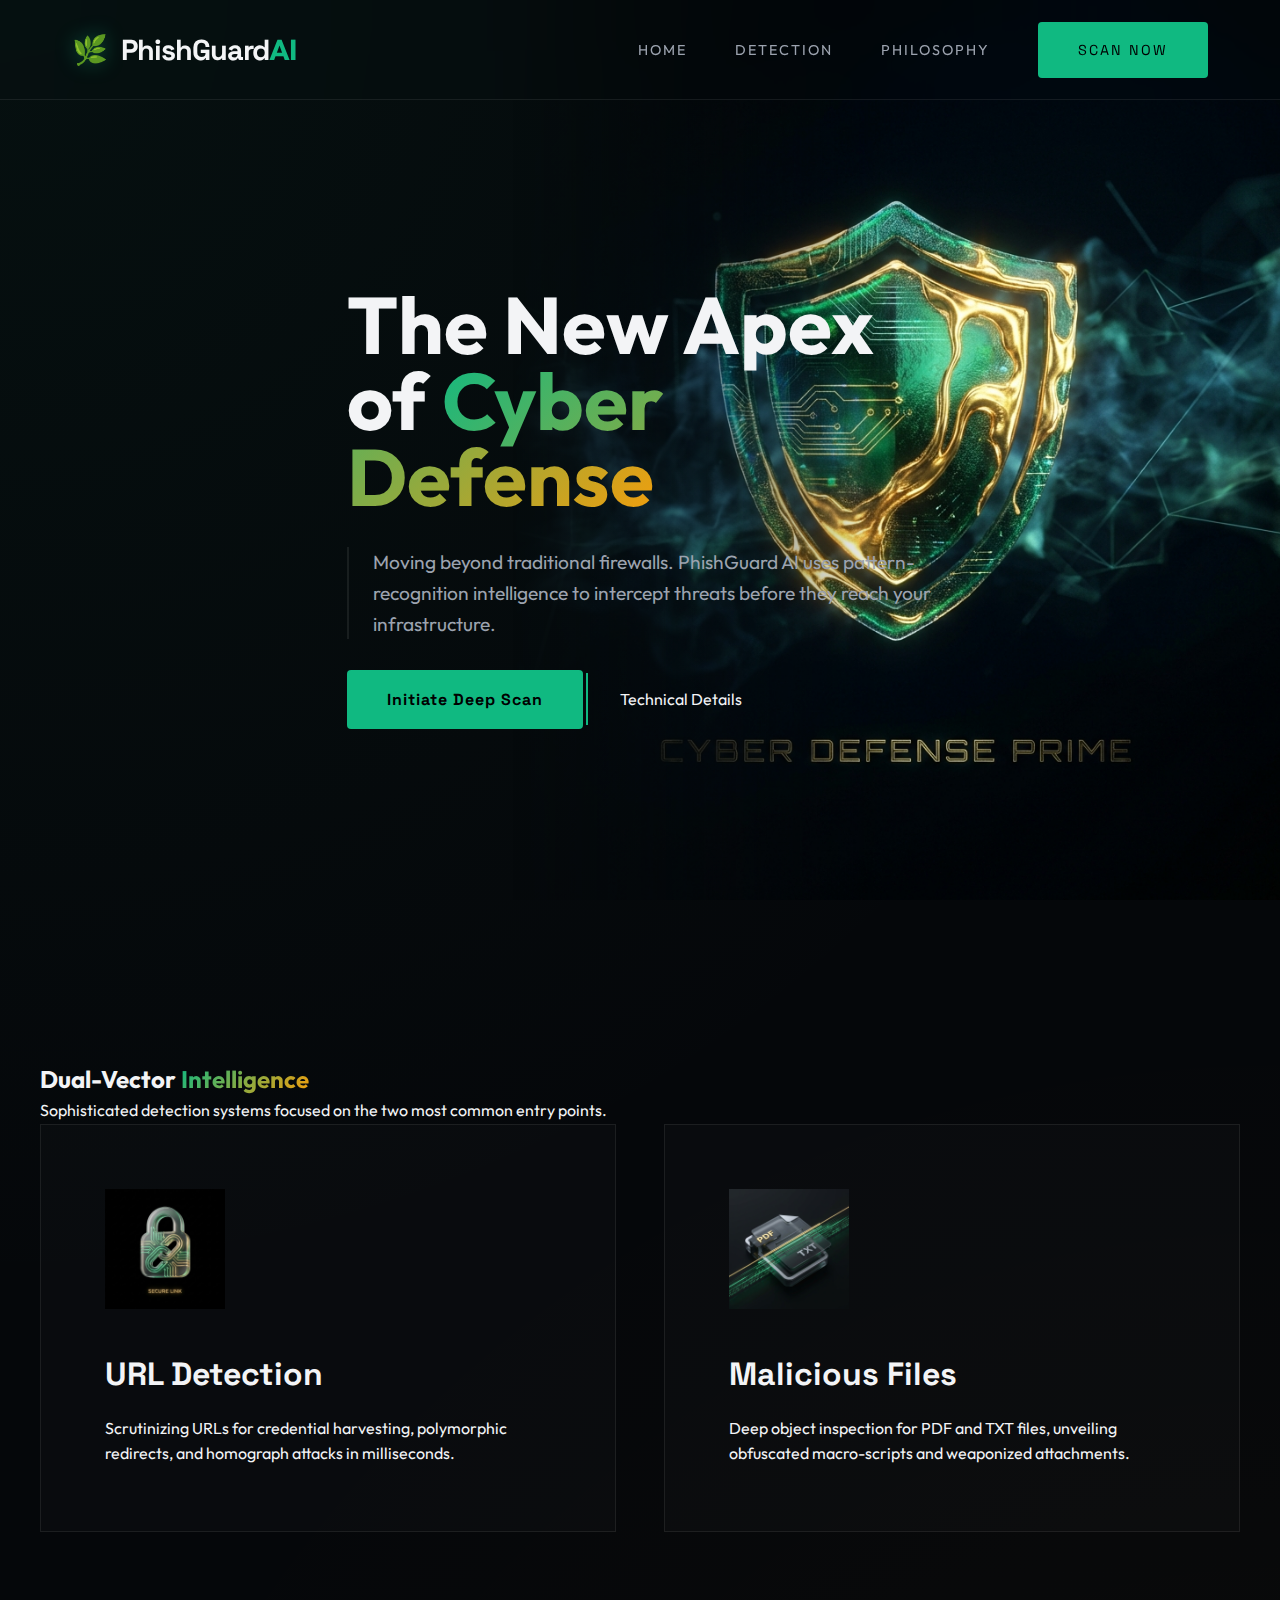
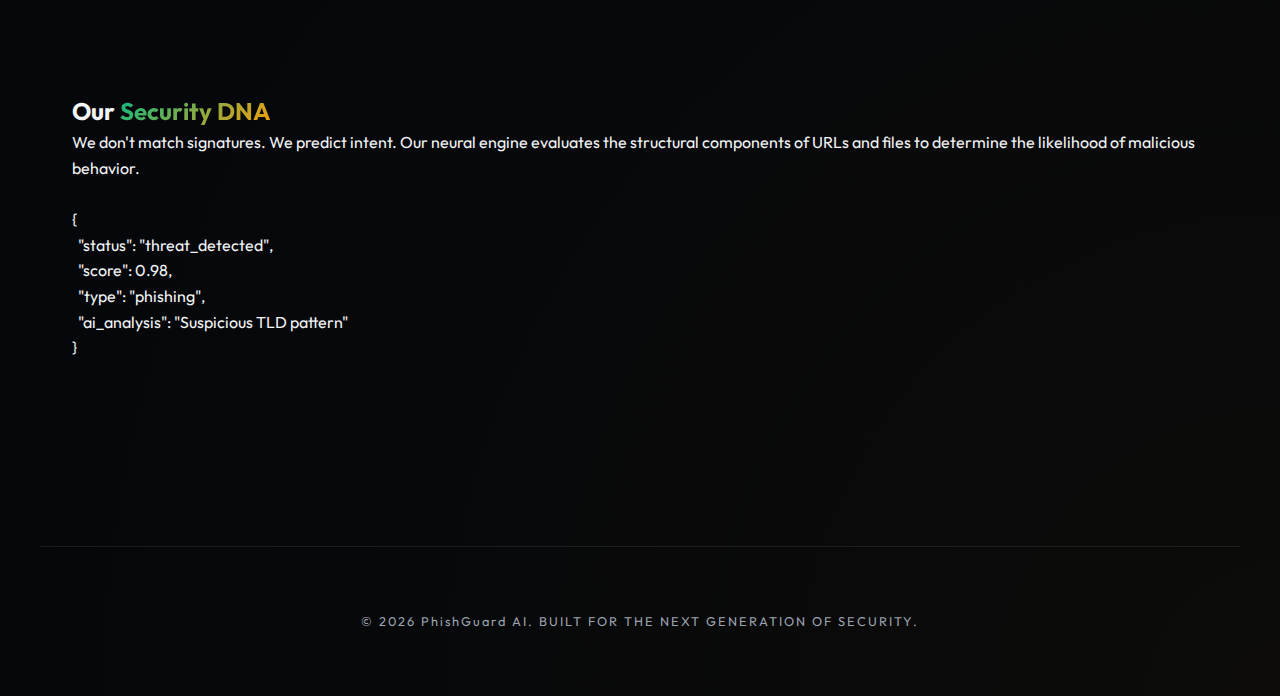
<file: index.html>
<!DOCTYPE html>
<html lang="en">

<head>
    <meta charset="UTF-8">
    <meta name="viewport" content="width=device-width, initial-scale=1.0">
    <title>PhishGuard AI | Advanced Malicious Detection</title>
    <meta name="description"
        content="State-of-the-art AI-powered platform to detect phishing URLs and malicious PDF/TXT files using deep learning.">
    <link rel="stylesheet" href="style.css">
    <link rel="preconnect" href="https://fonts.googleapis.com">
    <link rel="preconnect" href="https://fonts.gstatic.com" crossorigin>
    <link
        href="https://fonts.googleapis.com/css2?family=Outfit:wght@300;400;600;800&family=Space+Grotesk:wght@300;500;700&display=swap"
        rel="stylesheet">
</head>

<body>
    <header id="main-header">
        <nav class="container">
            <div class="logo">
                <span class="logo-icon">🌿</span>
                <h1>PhishGuard<span>AI</span></h1>
            </div>
            <ul class="nav-links">
                <li><a href="#hero">Home</a></li>
                <li><a href="#features">Detection</a></li>
                <li><a href="#about">Philosophy</a></li>
                <li><a href="scan.html" class="btn-primary">Scan Now</a></li>
            </ul>
        </nav>
    </header>

    <main>
        <section id="hero">
            <div class="hero-image-container">
                <img src="emerald_security_hero_new_1769231170915.png" alt="Stealth AI Security" id="hero-img">
            </div>
            <div class="hero-content container">
                <h2 class="fade-in">The New Apex of <span class="highlight">Cyber Defense</span></h2>
                <p class="fade-in-delayed">Moving beyond traditional firewalls. PhishGuard AI uses pattern-recognition
                    intelligence to intercept threats before they reach your infrastructure.</p>
                <div class="hero-buttons fade-in-delayed">
                    <a href="scan.html" class="btn-primary">Initiate Deep Scan</a>
                    <a href="#about" class="btn-secondary">Technical Details</a>
                </div>
            </div>
        </section>

        <section id="features" class="container">
            <div class="section-title">
                <h2>Dual-Vector <span class="highlight">Intelligence</span></h2>
                <p>Sophisticated detection systems focused on the two most common entry points.</p>
            </div>

            <div class="feature-grid">
                <div class="feature-card" onclick="location.href='scan.html?tab=url'">
                    <div class="feature-image">
                        <img src="emerald_url_icon_new_1769231138805.png" alt="URL Phishing Scan">
                    </div>
                    <h3>URL Detection</h3>
                    <p>Scrutinizing URLs for credential harvesting, polymorphic redirects, and homograph attacks in
                        milliseconds.</p>
                </div>

                <div class="feature-card" onclick="location.href='scan.html?tab=file'">
                    <div class="feature-image">
                        <img src="emerald_file_icon_new_1769231154810.png" alt="File Analysis">
                    </div>
                    <h3>Malicious Files</h3>
                    <p>Deep object inspection for PDF and TXT files, unveiling obfuscated macro-scripts and weaponized
                        attachments.</p>
                </div>
            </div>
        </section>

        <section id="about" class="container">
            <div class="about-grid">
                <div class="about-text">
                    <h2>Our <span class="highlight">Security DNA</span></h2>
                    <p>We don't match signatures. We predict intent. Our neural engine evaluates the structural
                        components of URLs and files to determine the likelihood of malicious behavior.</p>
                </div>
                <div class="about-visual">
                    <div class="glass-box">
                        <pre><code>
{
  "status": "threat_detected",
  "score": 0.98,
  "type": "phishing",
  "ai_analysis": "Suspicious TLD pattern"
}
                        </code></pre>
                    </div>
                </div>
            </div>
        </section>
    </main>

    <footer>
        <div class="footer-bottom container">
            <p>&copy; 2026 PhishGuard AI. BUILT FOR THE NEXT GENERATION OF SECURITY.</p>
        </div>
    </footer>

    <script src="script.js"></script>
</body>

</html>
</file>
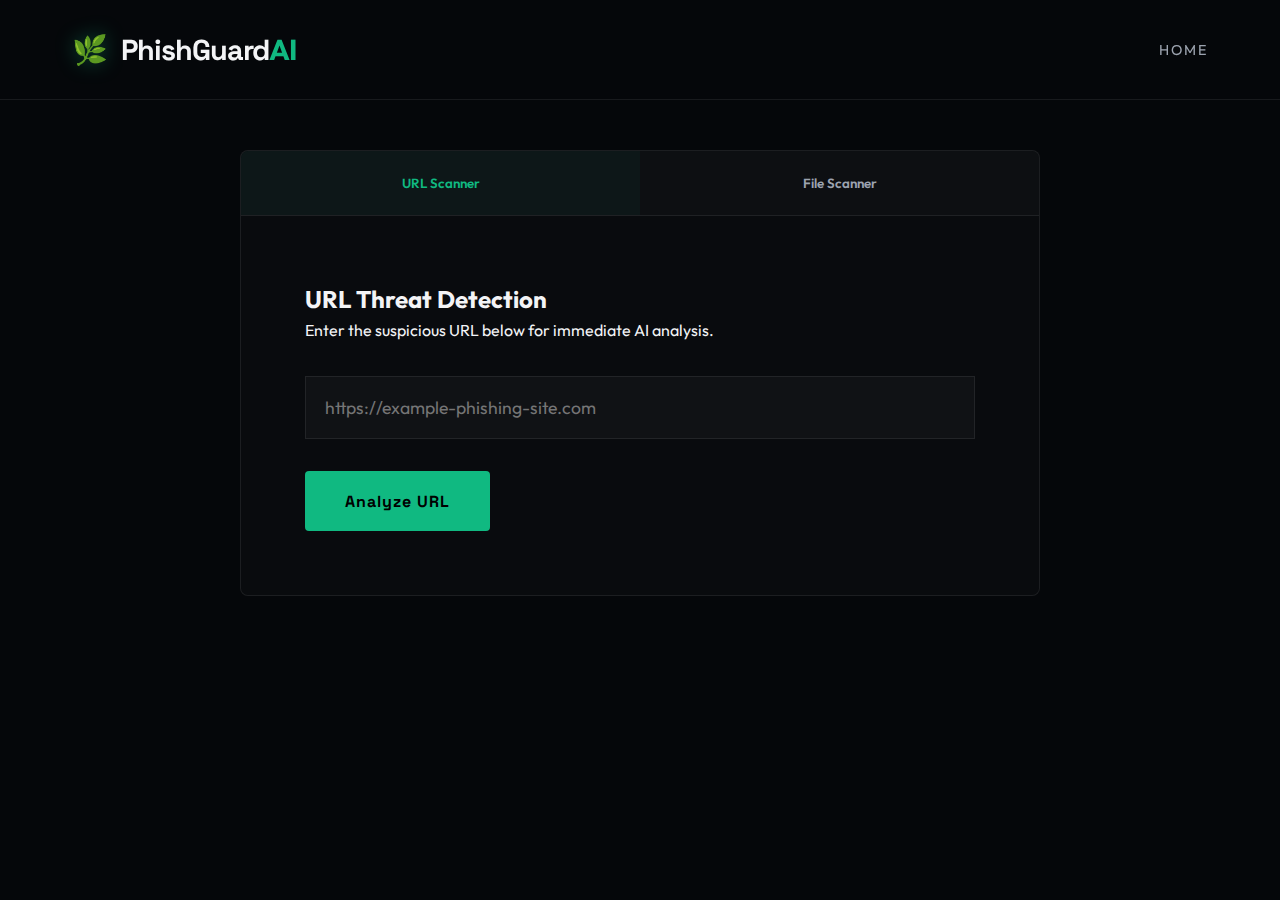
<file: scan.html>
<!DOCTYPE html>
<html lang="en">

<head>
    <meta charset="UTF-8">
    <meta name="viewport" content="width=device-width, initial-scale=1.0">
    <title>Scan | PhishGuard AI</title>
    <link rel="stylesheet" href="style.css">
    <link rel="preconnect" href="https://fonts.googleapis.com">
    <link rel="preconnect" href="https://fonts.gstatic.com" crossorigin>
    <link
        href="https://fonts.googleapis.com/css2?family=Outfit:wght@300;400;600;800&family=Space+Grotesk:wght@300;500;700&display=swap"
        rel="stylesheet">
</head>

<body class="scan-page">
    <header id="main-header">
        <nav class="container">
            <div class="logo">
                <span class="logo-icon">🌿</span>
                <h1>PhishGuard<span>AI</span></h1>
            </div>
            <ul class="nav-links">
                <li><a href="index.html">Home</a></li>
            </ul>
        </nav>
    </header>

    <main class="container">
        <div class="scan-container">
            <div class="scan-tabs">
                <button class="tab-btn active" data-tab="url">URL Scanner</button>
                <button class="tab-btn" data-tab="file">File Scanner</button>
            </div>

            <div class="tab-content active" id="url-tab">
                <div class="input-group">
                    <h2>URL Threat Detection</h2>
                    <p>Enter the suspicious URL below for immediate AI analysis.</p>
                    <input type="text" id="url-input" placeholder="https://example-phishing-site.com">
                    <button class="btn-primary" onclick="startScan('url')">Analyze URL</button>
                </div>
            </div>

            <div class="tab-content" id="file-tab">
                <div class="input-group">
                    <h2>Malicious File Detection</h2>
                    <p>Upload PDF or TXT files to check for hidden threats.</p>
                    <div class="file-drop-zone" id="drop-zone">
                        <span class="icon">📄</span>
                        <p>Drag & Drop or <span class="highlight">Browse Files</span></p>
                        <input type="file" id="file-input" hidden accept=".pdf,.txt">
                    </div>
                </div>
            </div>

            <div id="scan-result" class="result-area hidden">
                <div class="loader-container">
                    <div class="loader"></div>
                    <p>AI Engine analyzing patterns...</p>
                </div>
            </div>
        </div>
    </main>

    <script src="script.js"></script>
</body>

</html>
</file>
<file: style.css>
:root {
    --primary: #10b981;
    /* Emerald */
    --primary-glow: rgba(16, 185, 129, 0.4);
    --secondary: #f59e0b;
    /* Matte Gold */
    --accent: #d1d5db;
    /* Silver/Platinum */

    --dark-bg: #05070a;
    --card-bg: rgba(255, 255, 255, 0.02);
    --glass-border: rgba(255, 255, 255, 0.08);
    --text-main: #f3f4f6;
    --text-muted: #9ca3af;

    --transition: all 0.5s cubic-bezier(0.2, 0.8, 0.2, 1);
}

* {
    margin: 0;
    padding: 0;
    box-sizing: border-box;
    font-family: 'Outfit', sans-serif;
}

body {
    background-color: var(--dark-bg);
    color: var(--text-main);
    line-height: 1.6;
    overflow-x: hidden;
    background-image:
        radial-gradient(circle at 0% 0%, rgba(16, 185, 129, 0.05) 0%, transparent 50%),
        radial-gradient(circle at 100% 100%, rgba(245, 158, 11, 0.03) 0%, transparent 50%);
}

h1,
vh2,
h3,
.btn-primary {
    font-family: 'Space Grotesk', sans-serif;
    font-weight: 700;
}

.container {
    max-width: 1200px;
    margin: 0 auto;
    padding: 0 2rem;
}

.highlight {
    background: linear-gradient(135deg, var(--primary), var(--secondary));
    -webkit-background-clip: text;
    -webkit-text-fill-color: transparent;
}

/* Unique Navigation */
header {
    height: 100px;
    display: flex;
    align-items: center;
    position: fixed;
    top: 0;
    width: 100%;
    z-index: 1000;
    backdrop-filter: blur(20px);
    border-bottom: 1px solid var(--glass-border);
}

nav {
    display: flex;
    justify-content: space-between;
    align-items: center;
    width: 100%;
}

.logo {
    display: flex;
    align-items: center;
    gap: 0.8rem;
}

.logo-icon {
    font-size: 1.8rem;
    filter: drop-shadow(0 0 10px var(--primary-glow));
}

.logo h1 {
    font-size: 1.8rem;
    letter-spacing: -1px;
    color: var(--text-main);
}

.logo h1 span {
    color: var(--primary);
    position: relative;
}

.nav-links {
    display: flex;
    list-style: none;
    gap: 3rem;
}

.nav-links a {
    text-decoration: none;
    color: var(--text-muted);
    font-weight: 400;
    font-size: 0.9rem;
    text-transform: uppercase;
    letter-spacing: 2px;
    transition: var(--transition);
}

.nav-links a:hover {
    color: var(--primary);
}

/* New Buttons */
.btn-primary {
    background: var(--primary);
    color: #000 !important;
    padding: 1.2rem 2.5rem;
    border-radius: 4px;
    text-decoration: none;
    font-size: 1rem;
    font-weight: 700;
    letter-spacing: 1px;
    transition: var(--transition);
    border: none;
    cursor: pointer;
    box-shadow: 0 0 0 transparent;
}

.btn-primary:hover {
    background: var(--secondary);
    transform: translateY(-2px);
    box-shadow: 0 10px 30px var(--primary-glow);
}

.btn-secondary {
    border-left: 2px solid var(--primary);
    padding: 1rem 2rem;
    color: var(--text-main);
    text-decoration: none;
    transition: var(--transition);
}

.btn-secondary:hover {
    background: rgba(16, 185, 129, 0.1);
    transform: translateX(5px);
}

/* Unique Hero */
#hero {
    height: 100vh;
    display: flex;
    align-items: center;
    position: relative;
    padding-top: 100px;
}

.hero-image-container {
    position: absolute;
    top: 0;
    right: 0;
    width: 60%;
    height: 100%;
    z-index: -1;
}

#hero-img {
    width: 100%;
    height: 100%;
    object-fit: cover;
    mask-image: linear-gradient(to left, black 50%, transparent);
}

.hero-content {
    max-width: 650px;
}

.hero-content h2 {
    font-size: 5rem;
    line-height: 0.95;
    margin-bottom: 2rem;
}

.hero-content p {
    font-size: 1.2rem;
    color: var(--text-muted);
    margin-bottom: 3rem;
    border-left: 2px solid var(--glass-border);
    padding-left: 1.5rem;
}

/* Feature Grid - Simplified to 2 */
#features {
    padding: 10rem 0;
}

.feature-grid {
    display: grid;
    grid-template-columns: 1fr 1fr;
    gap: 3rem;
}

.feature-card {
    background: var(--card-bg);
    border: 1px solid var(--glass-border);
    padding: 4rem;
    position: relative;
    transition: var(--transition);
    cursor: pointer;
    overflow: hidden;
}

.feature-card::before {
    content: '';
    position: absolute;
    top: 0;
    left: -100%;
    width: 100%;
    height: 100%;
    background: linear-gradient(90deg, transparent, rgba(255, 255, 255, 0.03), transparent);
    transition: 0.8s;
}

.feature-card:hover::before {
    left: 100%;
}

.feature-card:hover {
    border-color: var(--primary);
    background: rgba(16, 185, 129, 0.02);
    transform: translateY(-10px);
}

.feature-image img {
    width: 120px;
    height: 120px;
    margin-bottom: 2rem;
}

.feature-card h3 {
    font-size: 2rem;
    margin-bottom: 1rem;
}

/* Scan Page Specifics */
.scan-page {
    background-image: none;
    padding-top: 150px;
}

.scan-container {
    background: var(--card-bg);
    border: 1px solid var(--glass-border);
    border-radius: 8px;
    overflow: hidden;
    max-width: 800px;
    margin: 0 auto;
}

.scan-tabs {
    display: flex;
    background: rgba(255, 255, 255, 0.02);
    border-bottom: 1px solid var(--glass-border);
}

.tab-btn {
    flex: 1;
    padding: 1.5rem;
    background: transparent;
    border: none;
    color: var(--text-muted);
    font-weight: 600;
    cursor: pointer;
    transition: var(--transition);
}

.tab-btn.active {
    color: var(--primary);
    background: rgba(16, 185, 129, 0.05);
}

.tab-content {
    padding: 4rem;
    display: none;
}

.tab-content.active {
    display: block;
}

.input-group input {
    width: 100%;
    background: rgba(255, 255, 255, 0.03);
    border: 1px solid var(--glass-border);
    padding: 1.2rem;
    color: white;
    font-size: 1.1rem;
    margin: 2rem 0;
    outline: none;
}

.input-group input:focus {
    border-color: var(--primary);
}

.file-drop-zone {
    border: 2px dashed var(--glass-border);
    padding: 5rem;
    text-align: center;
    margin-top: 2rem;
    transition: var(--transition);
    cursor: pointer;
}

.file-drop-zone:hover {
    border-color: var(--primary);
    background: rgba(16, 185, 129, 0.02);
}

.file-drop-zone .icon {
    font-size: 3rem;
    display: block;
    margin-bottom: 1rem;
}

/* Loader & Result Area */
.result-area {
    padding: 4rem;
    border-top: 1px solid var(--glass-border);
    animation: fadeIn 0.5s ease forwards;
}

.hidden {
    display: none;
}

.loader {
    width: 48px;
    height: 48px;
    border: 3px solid var(--primary);
    border-bottom-color: transparent;
    border-radius: 50%;
    display: block;
    margin: 0 auto 1.5rem;
    animation: rotation 1s linear infinite;
}

@keyframes rotation {
    0% {
        transform: rotate(0deg);
    }

    100% {
        transform: rotate(360deg);
    }
}

.scan-verdict {
    text-align: center;
    padding: 2rem;
    border-radius: 4px;
    border: 1px solid var(--glass-border);
}

.scan-verdict.safe {
    background: rgba(16, 185, 129, 0.05);
    border-color: var(--primary);
}

.backend-msg {
    display: inline-block;
    margin-top: 1rem;
    padding: 0.4rem 1rem;
    background: rgba(255, 255, 255, 0.05);
    border-radius: 4px;
    font-size: 0.8rem;
    color: var(--secondary);
    font-family: monospace;
}

.error {
    color: #ef4444;
    text-align: center;
    padding: 2rem;
    background: rgba(239, 68, 68, 0.05);
    border: 1px solid rgba(239, 68, 68, 0.2);
}

.scan-verdict.malicious {
    background: rgba(239, 68, 68, 0.05);
    border-color: #ef4444;
}

.verdict-icon {
    font-size: 3rem;
    margin-bottom: 1rem;
    display: block;
}

/* Animations */
@keyframes fadeIn {
    from {
        opacity: 0;
        transform: translateY(30px);
    }

    to {
        opacity: 1;
        transform: translateY(0);
    }
}

main>* {
    animation: fadeIn 1s ease forwards;
}

/* Footer */
footer {
    padding: 10rem 0 4rem;
}

.footer-bottom {
    border-top: 1px solid var(--glass-border);
    padding-top: 4rem;
    text-align: center;
    color: var(--text-muted);
    font-size: 0.8rem;
    letter-spacing: 2px;
}
</file>
